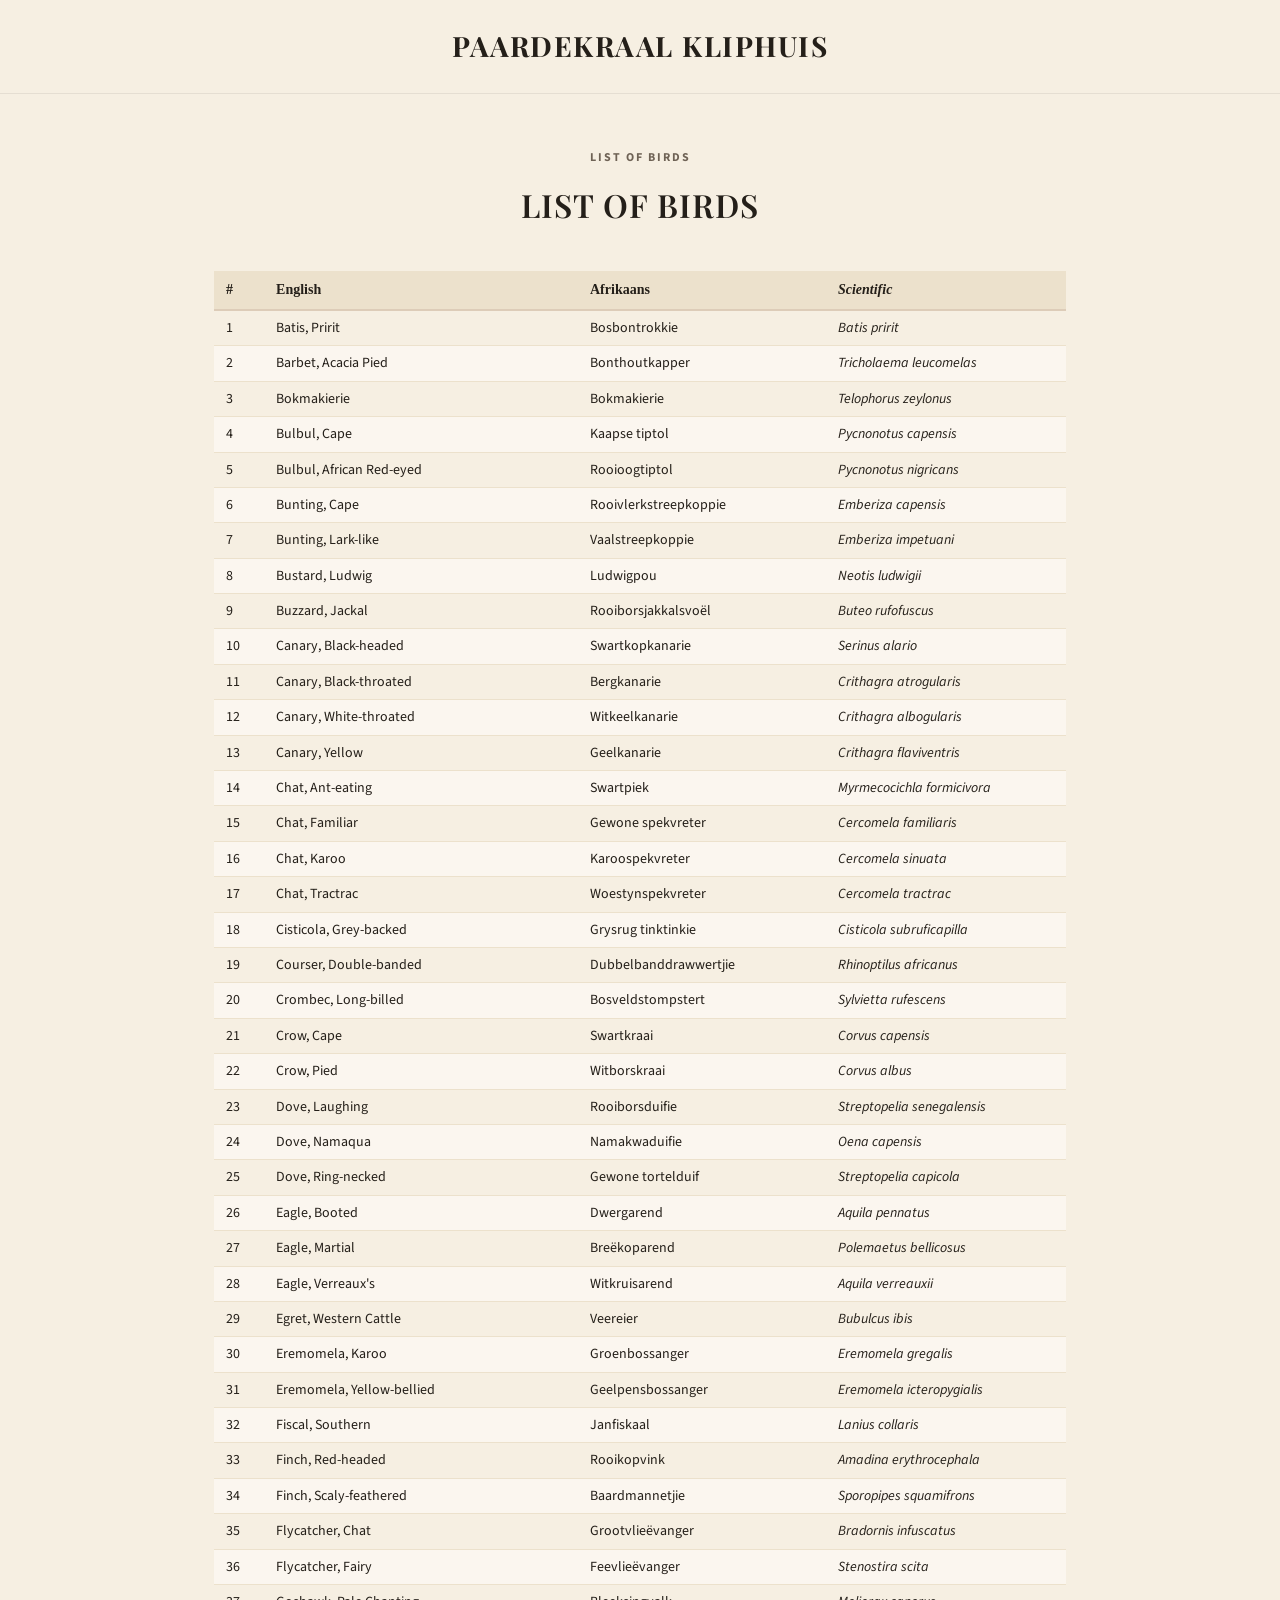
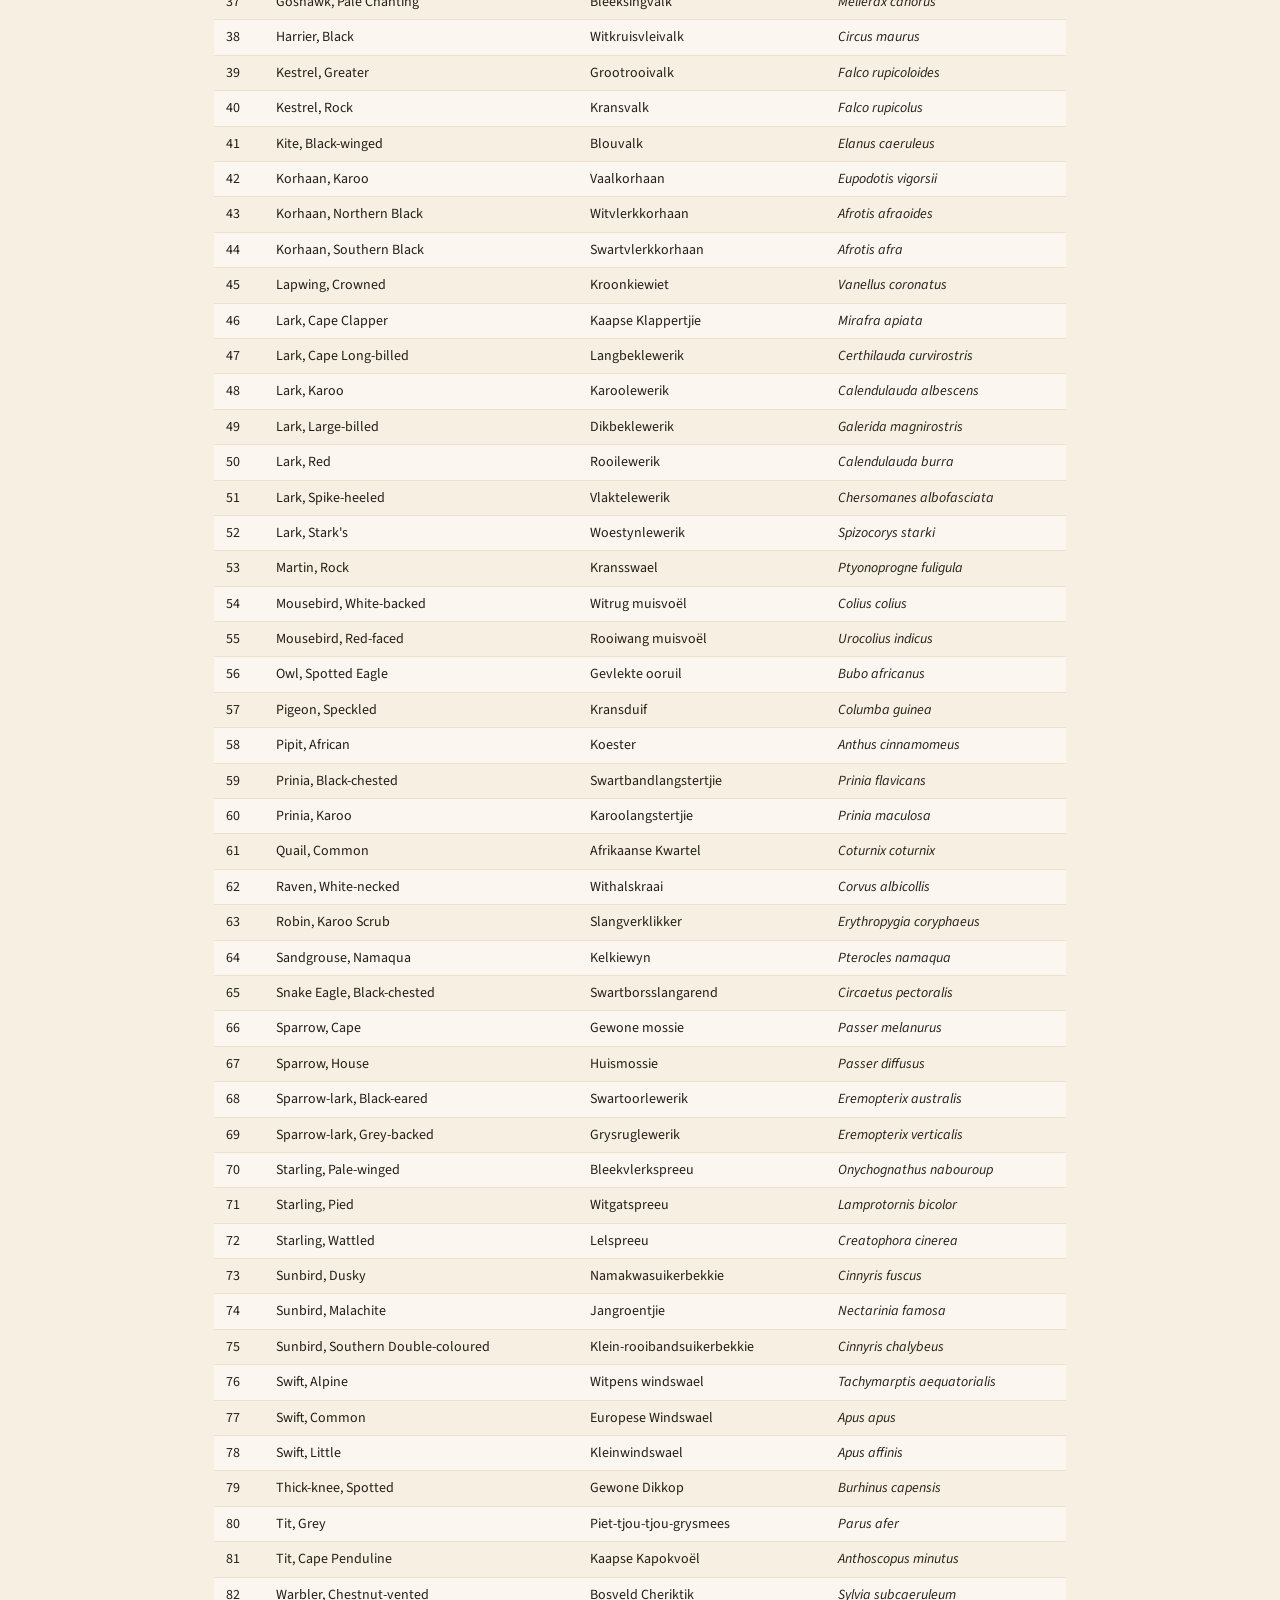
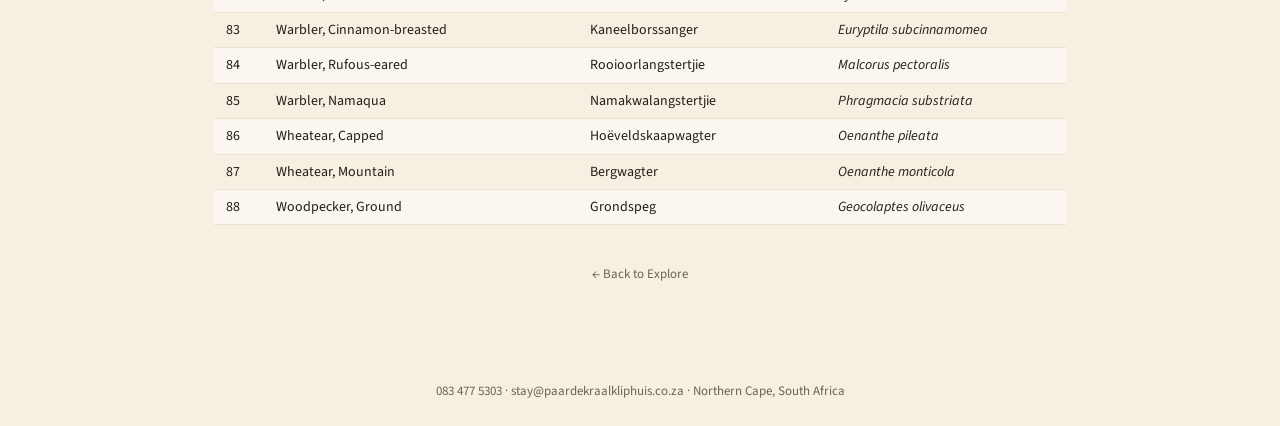
<file: birds.html>
<!DOCTYPE html>
<html lang="en">
<head>
<meta charset="UTF-8">
<meta name="viewport" content="width=device-width, initial-scale=1.0">
<meta name="color-scheme" content="only light">
<title>List of Birds | Paardekraal Kliphuis</title>
<meta name="description" content="Bird species of the Namaqualand region around Paardekraal Kliphuis, Northern Cape.">
<link rel="preconnect" href="https://fonts.googleapis.com">
<link rel="preconnect" href="https://fonts.gstatic.com" crossorigin>
<link href="https://fonts.googleapis.com/css2?family=Playfair+Display:wght@500;600;700&family=Source+Sans+3:wght@300;400;600&display=swap" rel="stylesheet">
<style>
  :root{
    --terracotta:#cdbb96;
    --terracotta-dark:#b9a67e;
    --gold:#a68f66;
    --cream:#f6efe2;
    --cream-dark:#ece1cc;
    --brown:#241f19;
    --brown-soft:#6e6255;
    --white:#ffffff;
    --shadow:0 10px 30px rgba(36,31,25,0.12);
    --radius:14px;
  }
  *{box-sizing:border-box;margin:0;padding:0;}
  :root{color-scheme:only light;}
  html{scroll-behavior:smooth;}
  body{
    font-family:'Source Sans 3',-apple-system,BlinkMacSystemFont,"Segoe UI",Roboto,Helvetica,Arial,sans-serif;
    color:var(--brown);background:var(--cream);line-height:1.6;
  }
  a{color:inherit;}
  .container{max-width:900px;margin:0 auto;padding:0 24px;}
  h1{font-family:'Playfair Display',Georgia,serif;color:var(--brown);font-weight:600;}
  .btn-text{color:var(--brown-soft);font-size:13px;text-decoration:none;}
  .btn-text:hover{color:var(--terracotta-dark);}

  header{padding:24px;text-align:center;border-bottom:1px solid rgba(36,31,25,0.08);}
  .logo{font-family:'Playfair Display',serif;font-weight:700;font-size:clamp(20px, 6vw, 28px);letter-spacing:1.5px;text-transform:uppercase;text-decoration:none;}

  main{padding:50px 0 70px;}
  .head{text-align:center;max-width:640px;margin:0 auto 40px;}
  .eyebrow{text-transform:uppercase;letter-spacing:2px;font-size:12px;font-weight:700;color:var(--brown-soft);}
  .head h1{font-size:clamp(24px, 6vw, 32px);text-transform:uppercase;letter-spacing:1px;margin:10px 0 14px;}
  .head p{color:var(--brown-soft);}

  .bird-table-wrap{overflow-x:auto;}
  .bird-table{width:100%;border-collapse:collapse;font-size:14px;color:var(--brown);}
  .bird-table th{background:var(--cream-dark);padding:8px 12px;text-align:left;font-family:'Lora',serif;font-weight:600;border-bottom:2px solid #ddccb8;}
  .bird-table th:last-child, .bird-table td:last-child{font-style:italic;}
  .bird-table td{padding:6px 12px;border-bottom:1px solid var(--cream-dark);}
  .bird-table tr:nth-child(even){background:#fbf6ef;}

  footer{padding:24px;text-align:center;font-size:13px;color:var(--brown-soft);}
</style>
</head>
<body>

<header>
  <a href="index.html" class="logo">Paardekraal Kliphuis</a>
</header>

<main>
  <div class="container">
    <div class="head">
      <span class="eyebrow">List of Birds</span>
      <h1>List of Birds</h1>
    </div>

    <div class="bird-table-wrap">
      <table class="bird-table">
        <thead><tr><th>#</th><th>English</th><th>Afrikaans</th><th>Scientific</th></tr></thead>
        <tbody>
          <tr><td>1</td><td>Batis, Pririt</td><td>Bosbontrokkie</td><td>Batis pririt</td></tr>
          <tr><td>2</td><td>Barbet, Acacia Pied</td><td>Bonthoutkapper</td><td>Tricholaema leucomelas</td></tr>
          <tr><td>3</td><td>Bokmakierie</td><td>Bokmakierie</td><td>Telophorus zeylonus</td></tr>
          <tr><td>4</td><td>Bulbul, Cape</td><td>Kaapse tiptol</td><td>Pycnonotus capensis</td></tr>
          <tr><td>5</td><td>Bulbul, African Red-eyed</td><td>Rooioogtiptol</td><td>Pycnonotus nigricans</td></tr>
          <tr><td>6</td><td>Bunting, Cape</td><td>Rooivlerkstreepkoppie</td><td>Emberiza capensis</td></tr>
          <tr><td>7</td><td>Bunting, Lark-like</td><td>Vaalstreepkoppie</td><td>Emberiza impetuani</td></tr>
          <tr><td>8</td><td>Bustard, Ludwig</td><td>Ludwigpou</td><td>Neotis ludwigii</td></tr>
          <tr><td>9</td><td>Buzzard, Jackal</td><td>Rooiborsjakkalsvoël</td><td>Buteo rufofuscus</td></tr>
          <tr><td>10</td><td>Canary, Black-headed</td><td>Swartkopkanarie</td><td>Serinus alario</td></tr>
          <tr><td>11</td><td>Canary, Black-throated</td><td>Bergkanarie</td><td>Crithagra atrogularis</td></tr>
          <tr><td>12</td><td>Canary, White-throated</td><td>Witkeelkanarie</td><td>Crithagra albogularis</td></tr>
          <tr><td>13</td><td>Canary, Yellow</td><td>Geelkanarie</td><td>Crithagra flaviventris</td></tr>
          <tr><td>14</td><td>Chat, Ant-eating</td><td>Swartpiek</td><td>Myrmecocichla formicivora</td></tr>
          <tr><td>15</td><td>Chat, Familiar</td><td>Gewone spekvreter</td><td>Cercomela familiaris</td></tr>
          <tr><td>16</td><td>Chat, Karoo</td><td>Karoospekvreter</td><td>Cercomela sinuata</td></tr>
          <tr><td>17</td><td>Chat, Tractrac</td><td>Woestynspekvreter</td><td>Cercomela tractrac</td></tr>
          <tr><td>18</td><td>Cisticola, Grey-backed</td><td>Grysrug tinktinkie</td><td>Cisticola subruficapilla</td></tr>
          <tr><td>19</td><td>Courser, Double-banded</td><td>Dubbelbanddrawwertjie</td><td>Rhinoptilus africanus</td></tr>
          <tr><td>20</td><td>Crombec, Long-billed</td><td>Bosveldstompstert</td><td>Sylvietta rufescens</td></tr>
          <tr><td>21</td><td>Crow, Cape</td><td>Swartkraai</td><td>Corvus capensis</td></tr>
          <tr><td>22</td><td>Crow, Pied</td><td>Witborskraai</td><td>Corvus albus</td></tr>
          <tr><td>23</td><td>Dove, Laughing</td><td>Rooiborsduifie</td><td>Streptopelia senegalensis</td></tr>
          <tr><td>24</td><td>Dove, Namaqua</td><td>Namakwaduifie</td><td>Oena capensis</td></tr>
          <tr><td>25</td><td>Dove, Ring-necked</td><td>Gewone tortelduif</td><td>Streptopelia capicola</td></tr>
          <tr><td>26</td><td>Eagle, Booted</td><td>Dwergarend</td><td>Aquila pennatus</td></tr>
          <tr><td>27</td><td>Eagle, Martial</td><td>Breëkoparend</td><td>Polemaetus bellicosus</td></tr>
          <tr><td>28</td><td>Eagle, Verreaux's</td><td>Witkruisarend</td><td>Aquila verreauxii</td></tr>
          <tr><td>29</td><td>Egret, Western Cattle</td><td>Veereier</td><td>Bubulcus ibis</td></tr>
          <tr><td>30</td><td>Eremomela, Karoo</td><td>Groenbossanger</td><td>Eremomela gregalis</td></tr>
          <tr><td>31</td><td>Eremomela, Yellow-bellied</td><td>Geelpensbossanger</td><td>Eremomela icteropygialis</td></tr>
          <tr><td>32</td><td>Fiscal, Southern</td><td>Janfiskaal</td><td>Lanius collaris</td></tr>
          <tr><td>33</td><td>Finch, Red-headed</td><td>Rooikopvink</td><td>Amadina erythrocephala</td></tr>
          <tr><td>34</td><td>Finch, Scaly-feathered</td><td>Baardmannetjie</td><td>Sporopipes squamifrons</td></tr>
          <tr><td>35</td><td>Flycatcher, Chat</td><td>Grootvlieëvanger</td><td>Bradornis infuscatus</td></tr>
          <tr><td>36</td><td>Flycatcher, Fairy</td><td>Feevlieëvanger</td><td>Stenostira scita</td></tr>
          <tr><td>37</td><td>Goshawk, Pale Chanting</td><td>Bleeksingvalk</td><td>Melierax canorus</td></tr>
          <tr><td>38</td><td>Harrier, Black</td><td>Witkruisvleivalk</td><td>Circus maurus</td></tr>
          <tr><td>39</td><td>Kestrel, Greater</td><td>Grootrooivalk</td><td>Falco rupicoloides</td></tr>
          <tr><td>40</td><td>Kestrel, Rock</td><td>Kransvalk</td><td>Falco rupicolus</td></tr>
          <tr><td>41</td><td>Kite, Black-winged</td><td>Blouvalk</td><td>Elanus caeruleus</td></tr>
          <tr><td>42</td><td>Korhaan, Karoo</td><td>Vaalkorhaan</td><td>Eupodotis vigorsii</td></tr>
          <tr><td>43</td><td>Korhaan, Northern Black</td><td>Witvlerkkorhaan</td><td>Afrotis afraoides</td></tr>
          <tr><td>44</td><td>Korhaan, Southern Black</td><td>Swartvlerkkorhaan</td><td>Afrotis afra</td></tr>
          <tr><td>45</td><td>Lapwing, Crowned</td><td>Kroonkiewiet</td><td>Vanellus coronatus</td></tr>
          <tr><td>46</td><td>Lark, Cape Clapper</td><td>Kaapse Klappertjie</td><td>Mirafra apiata</td></tr>
          <tr><td>47</td><td>Lark, Cape Long-billed</td><td>Langbeklewerik</td><td>Certhilauda curvirostris</td></tr>
          <tr><td>48</td><td>Lark, Karoo</td><td>Karoolewerik</td><td>Calendulauda albescens</td></tr>
          <tr><td>49</td><td>Lark, Large-billed</td><td>Dikbeklewerik</td><td>Galerida magnirostris</td></tr>
          <tr><td>50</td><td>Lark, Red</td><td>Rooilewerik</td><td>Calendulauda burra</td></tr>
          <tr><td>51</td><td>Lark, Spike-heeled</td><td>Vlaktelewerik</td><td>Chersomanes albofasciata</td></tr>
          <tr><td>52</td><td>Lark, Stark's</td><td>Woestynlewerik</td><td>Spizocorys starki</td></tr>
          <tr><td>53</td><td>Martin, Rock</td><td>Kransswael</td><td>Ptyonoprogne fuligula</td></tr>
          <tr><td>54</td><td>Mousebird, White-backed</td><td>Witrug muisvoël</td><td>Colius colius</td></tr>
          <tr><td>55</td><td>Mousebird, Red-faced</td><td>Rooiwang muisvoël</td><td>Urocolius indicus</td></tr>
          <tr><td>56</td><td>Owl, Spotted Eagle</td><td>Gevlekte ooruil</td><td>Bubo africanus</td></tr>
          <tr><td>57</td><td>Pigeon, Speckled</td><td>Kransduif</td><td>Columba guinea</td></tr>
          <tr><td>58</td><td>Pipit, African</td><td>Koester</td><td>Anthus cinnamomeus</td></tr>
          <tr><td>59</td><td>Prinia, Black-chested</td><td>Swartbandlangstertjie</td><td>Prinia flavicans</td></tr>
          <tr><td>60</td><td>Prinia, Karoo</td><td>Karoolangstertjie</td><td>Prinia maculosa</td></tr>
          <tr><td>61</td><td>Quail, Common</td><td>Afrikaanse Kwartel</td><td>Coturnix coturnix</td></tr>
          <tr><td>62</td><td>Raven, White-necked</td><td>Withalskraai</td><td>Corvus albicollis</td></tr>
          <tr><td>63</td><td>Robin, Karoo Scrub</td><td>Slangverklikker</td><td>Erythropygia coryphaeus</td></tr>
          <tr><td>64</td><td>Sandgrouse, Namaqua</td><td>Kelkiewyn</td><td>Pterocles namaqua</td></tr>
          <tr><td>65</td><td>Snake Eagle, Black-chested</td><td>Swartborsslangarend</td><td>Circaetus pectoralis</td></tr>
          <tr><td>66</td><td>Sparrow, Cape</td><td>Gewone mossie</td><td>Passer melanurus</td></tr>
          <tr><td>67</td><td>Sparrow, House</td><td>Huismossie</td><td>Passer diffusus</td></tr>
          <tr><td>68</td><td>Sparrow-lark, Black-eared</td><td>Swartoorlewerik</td><td>Eremopterix australis</td></tr>
          <tr><td>69</td><td>Sparrow-lark, Grey-backed</td><td>Grysruglewerik</td><td>Eremopterix verticalis</td></tr>
          <tr><td>70</td><td>Starling, Pale-winged</td><td>Bleekvlerkspreeu</td><td>Onychognathus nabouroup</td></tr>
          <tr><td>71</td><td>Starling, Pied</td><td>Witgatspreeu</td><td>Lamprotornis bicolor</td></tr>
          <tr><td>72</td><td>Starling, Wattled</td><td>Lelspreeu</td><td>Creatophora cinerea</td></tr>
          <tr><td>73</td><td>Sunbird, Dusky</td><td>Namakwasuikerbekkie</td><td>Cinnyris fuscus</td></tr>
          <tr><td>74</td><td>Sunbird, Malachite</td><td>Jangroentjie</td><td>Nectarinia famosa</td></tr>
          <tr><td>75</td><td>Sunbird, Southern Double-coloured</td><td>Klein-rooibandsuikerbekkie</td><td>Cinnyris chalybeus</td></tr>
          <tr><td>76</td><td>Swift, Alpine</td><td>Witpens windswael</td><td>Tachymarptis aequatorialis</td></tr>
          <tr><td>77</td><td>Swift, Common</td><td>Europese Windswael</td><td>Apus apus</td></tr>
          <tr><td>78</td><td>Swift, Little</td><td>Kleinwindswael</td><td>Apus affinis</td></tr>
          <tr><td>79</td><td>Thick-knee, Spotted</td><td>Gewone Dikkop</td><td>Burhinus capensis</td></tr>
          <tr><td>80</td><td>Tit, Grey</td><td>Piet-tjou-tjou-grysmees</td><td>Parus afer</td></tr>
          <tr><td>81</td><td>Tit, Cape Penduline</td><td>Kaapse Kapokvoël</td><td>Anthoscopus minutus</td></tr>
          <tr><td>82</td><td>Warbler, Chestnut-vented</td><td>Bosveld Cheriktik</td><td>Sylvia subcaeruleum</td></tr>
          <tr><td>83</td><td>Warbler, Cinnamon-breasted</td><td>Kaneelborssanger</td><td>Euryptila subcinnamomea</td></tr>
          <tr><td>84</td><td>Warbler, Rufous-eared</td><td>Rooioorlangstertjie</td><td>Malcorus pectoralis</td></tr>
          <tr><td>85</td><td>Warbler, Namaqua</td><td>Namakwalangstertjie</td><td>Phragmacia substriata</td></tr>
          <tr><td>86</td><td>Wheatear, Capped</td><td>Hoëveldskaapwagter</td><td>Oenanthe pileata</td></tr>
          <tr><td>87</td><td>Wheatear, Mountain</td><td>Bergwagter</td><td>Oenanthe monticola</td></tr>
          <tr><td>88</td><td>Woodpecker, Ground</td><td>Grondspeg</td><td>Geocolaptes olivaceus</td></tr>
        </tbody>
      </table>
    </div>

    <p style="text-align:center;margin-top:36px;">
      <a href="explore.html" class="btn-text">&larr; Back to Explore</a>
    </p>
  </div>
</main>

<footer>
  083 477 5303 · stay@paardekraalkliphuis.co.za · Northern Cape, South Africa
</footer>

</body>
</html>
</file>
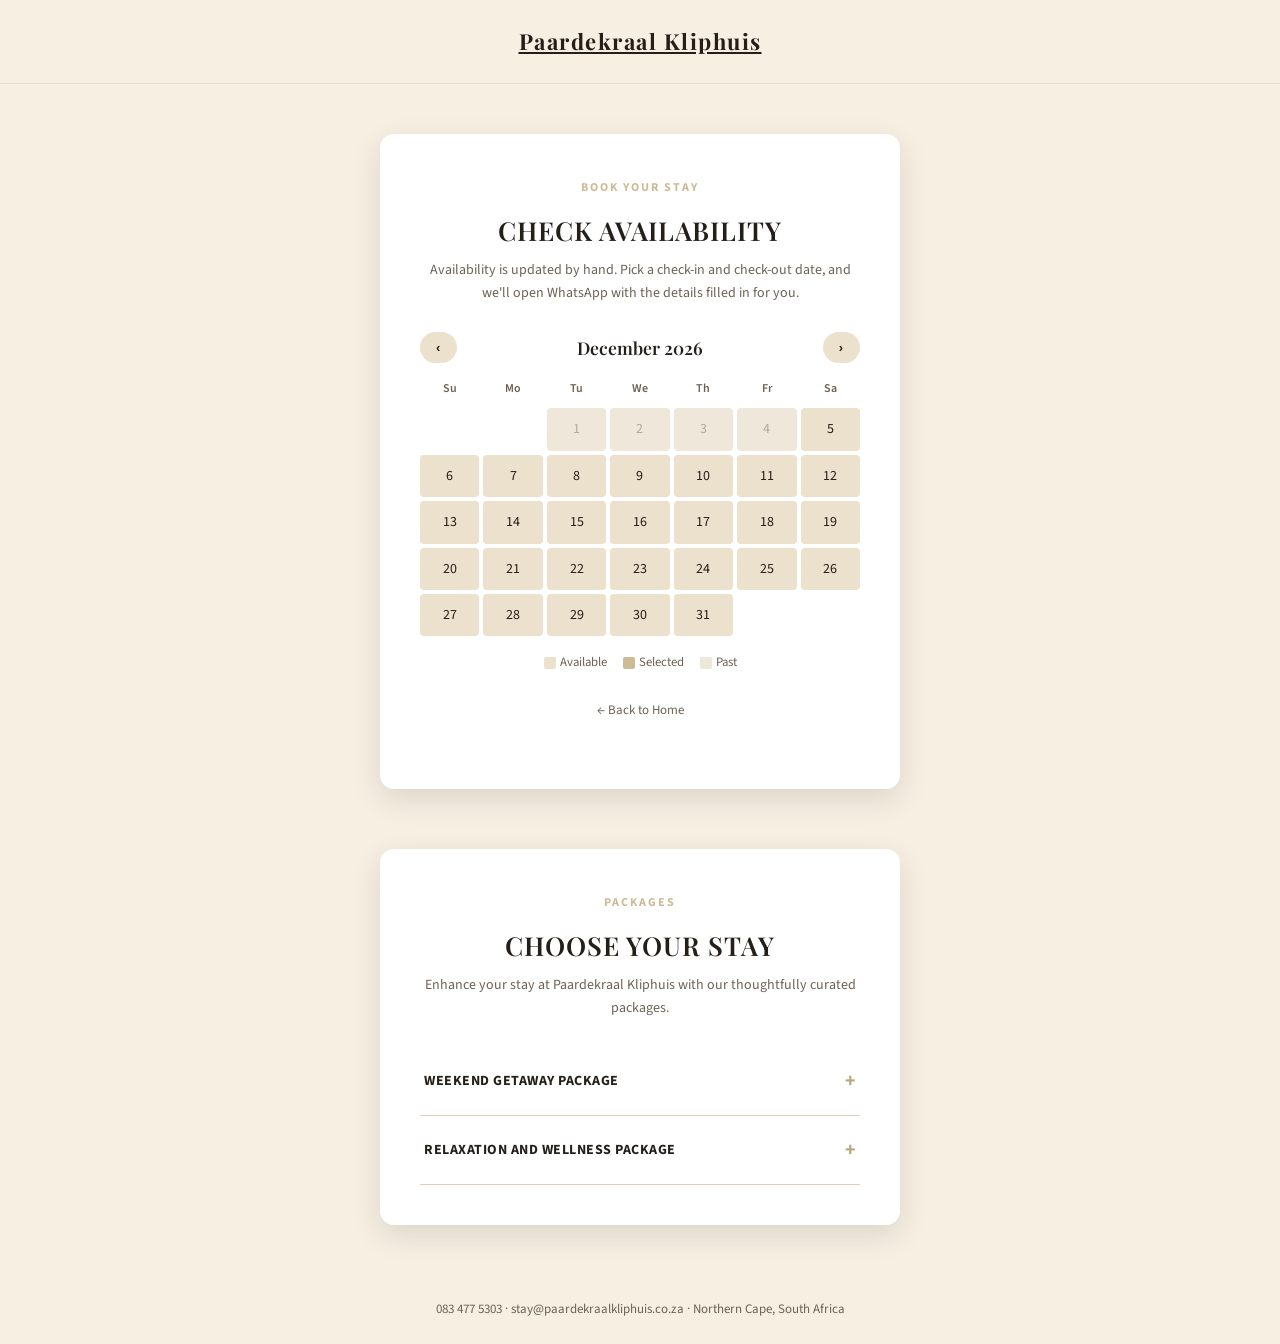
<file: book.html>
<!DOCTYPE html>
<html lang="en">
<head>
<meta charset="UTF-8">
<meta name="viewport" content="width=device-width, initial-scale=1.0">
<meta name="color-scheme" content="only light">
<title>Book Your Stay | Paardekraal Kliphuis</title>
<meta name="description" content="Check availability and book your stay at Paardekraal Kliphuis, Northern Cape.">
<link rel="preconnect" href="https://fonts.googleapis.com">
<link rel="preconnect" href="https://fonts.gstatic.com" crossorigin>
<link href="https://fonts.googleapis.com/css2?family=Playfair+Display:wght@500;600;700&family=Source+Sans+3:wght@300;400;600&display=swap" rel="stylesheet">
<style>
  :root{
    --terracotta:#cdbb96;
    --terracotta-dark:#b9a67e;
    --gold:#a68f66;
    --cream:#f6efe2;
    --cream-dark:#ece1cc;
    --brown:#241f19;
    --brown-soft:#6e6255;
    --white:#ffffff;
    --shadow:0 10px 30px rgba(36,31,25,0.12);
    --radius:14px;
  }
  *{box-sizing:border-box;margin:0;padding:0;}
  :root{color-scheme:only light;}
  body{
    font-family:'Source Sans 3',-apple-system,BlinkMacSystemFont,"Segoe UI",Roboto,Helvetica,Arial,sans-serif;
    color:var(--brown);background:var(--cream);line-height:1.6;
    min-height:100vh;display:flex;flex-direction:column;
  }
  a{color:inherit;}
  h1,h2{font-family:'Playfair Display',Georgia,serif;color:var(--brown);font-weight:600;}
  .btn{
    display:inline-block;padding:12px 30px;border-radius:999px;font-weight:600;font-size:13px;
    letter-spacing:1px;text-transform:uppercase;text-decoration:none;cursor:pointer;border:none;
  }
  .btn-primary{background:var(--terracotta);color:var(--brown);}
  .btn-primary:hover{background:var(--terracotta-dark);}
  .btn-text{color:var(--brown-soft);font-size:13px;text-decoration:none;}
  .btn-text:hover{color:var(--terracotta-dark);}

  header{padding:24px;text-align:center;border-bottom:1px solid rgba(58,44,34,0.08);}
  .logo{font-family:'Playfair Display',serif;font-weight:700;font-size:22px;letter-spacing:1.5px;}

  main{flex:1;display:flex;flex-direction:column;align-items:center;padding:50px 20px;gap:60px;}
  .card{
    width:100%;max-width:520px;background:var(--white);border-radius:var(--radius);
    box-shadow:var(--shadow);padding:40px;text-align:center;
  }
  .card > .eyebrow{text-transform:uppercase;letter-spacing:2px;font-size:12px;font-weight:700;color:var(--terracotta);}
  .card h1,.card h2{font-size:26px;text-transform:uppercase;letter-spacing:1px;margin:10px 0 8px;}
  .card > p{color:var(--brown-soft);font-size:14px;margin-bottom:28px;}

  .package-item{border-bottom:1px solid #ddccb8;text-align:left;}
  .package-item:first-child{border-top:1px solid #ddccb8;}
  .package-item summary{cursor:pointer;padding:18px 4px;font-weight:700;text-transform:uppercase;letter-spacing:.5px;font-size:14px;list-style:none;display:flex;justify-content:space-between;align-items:center;}
  .package-item summary::-webkit-details-marker{display:none;}
  .package-item summary::after{content:'+';font-size:20px;color:var(--terracotta-dark);}
  .package-item[open] summary::after{content:'–';}
  .package-item .package-body{padding:0 4px 18px;color:var(--brown-soft);font-size:14px;}
  .package-body p{margin-bottom:12px;}
  .package-body .included-label{display:block;font-weight:700;text-transform:uppercase;letter-spacing:.5px;font-size:12px;color:var(--brown);margin-bottom:8px;}
  .package-body ul{margin:0 0 14px 18px;}
  .package-body li{margin-bottom:5px;}
  .package-body .package-price{font-weight:400;color:var(--brown);font-size:15px;}
  .package-body .package-price .price-label{font-weight:700;text-transform:uppercase;letter-spacing:.5px;}

  #cal-grid{display:grid;grid-template-columns:repeat(7,1fr);gap:4px;text-align:center;}
  .cal-weekday{font-size:12px;color:var(--brown-soft);padding-bottom:6px;font-weight:600;}
  .cal-day{padding:10px 4px;border-radius:4px;cursor:pointer;font-size:14px;background:var(--cream-dark);color:var(--brown);transition:background .15s;}
  .cal-day:hover{background:#e6d5bc;}
  .cal-day.past{background:#efe7da;color:#b6a893;cursor:default;pointer-events:none;}
  .cal-day.selected{background:var(--terracotta);color:var(--white);}
  .cal-day.in-range{background:var(--gold);color:var(--white);}
  .cal-day.empty{background:none;cursor:default;pointer-events:none;}
  .cal-legend{display:flex;flex-wrap:wrap;justify-content:center;gap:16px;margin-top:16px;font-size:0.8rem;color:var(--brown-soft);}
  .cal-legend span span{display:inline-block;width:12px;height:12px;border-radius:2px;vertical-align:middle;margin-right:4px;}

  footer{padding:24px;text-align:center;font-size:13px;color:var(--brown-soft);}

  /* MOBILE */
  @media(max-width:420px){
    .card{padding:26px 18px;}
    .cal-day{padding:8px 2px;font-size:12px;}
    main{padding:30px 14px;gap:40px;}
  }
</style>
</head>
<body>

<header>
  <a href="index.html" class="logo">Paardekraal Kliphuis</a>
</header>

<main>
  <div class="card">
    <span class="eyebrow">Book Your Stay</span>
    <h1>Check Availability</h1>
    <p>Availability is updated by hand. Pick a check-in and check-out date, and we'll open WhatsApp with the details filled in for you.</p>

    <div style="display:flex;align-items:center;justify-content:space-between;margin-bottom:16px;">
      <button id="cal-prev" aria-label="Previous month" class="btn" style="background:var(--cream-dark);color:var(--brown);padding:8px 16px;">&#8249;</button>
      <span id="cal-title" style="font-family:'Playfair Display',serif;font-size:1.1rem;color:var(--brown);font-weight:600;"></span>
      <button id="cal-next" aria-label="Next month" class="btn" style="background:var(--cream-dark);color:var(--brown);padding:8px 16px;">&#8250;</button>
    </div>

    <div id="cal-grid"></div>

    <div class="cal-legend">
      <span><span style="background:var(--cream-dark);"></span>Available</span>
      <span><span style="background:var(--terracotta);"></span>Selected</span>
      <span><span style="background:#efe7da;"></span>Past</span>
    </div>

    <div id="cal-summary" style="margin-top:20px;padding:16px;background:var(--cream);border-radius:8px;display:none;">
      <p style="margin:0 0 12px;color:var(--brown);font-size:0.95rem;">
        <strong>Check-in:</strong> <span id="cal-checkin">—</span><br>
        <strong>Check-out:</strong> <span id="cal-checkout">—</span><br>
        <strong>Nights:</strong> <span id="cal-nights">—</span>
      </p>
      <a id="cal-whatsapp" href="#" target="_blank" rel="noopener" class="btn btn-primary">Message us on WhatsApp →</a>
    </div>

    <p style="margin-top:26px;">
      <a href="index.html" class="btn-text">&larr; Back to Home</a>
    </p>
  </div>

  <div class="card" id="packages">
    <span class="eyebrow">Packages</span>
    <h2>Choose Your Stay</h2>
    <p>Enhance your stay at Paardekraal Kliphuis with our thoughtfully curated packages.</p>

    <details class="package-item">
      <summary>Weekend Getaway Package</summary>
      <div class="package-body">
        <p>Trade reality for a weekend of quiet contentment, perfect for a quick reset.</p>
        <span class="included-label">What's Included</span>
        <ul>
          <li>Two night stay at Paardekraal Kliphuis</li>
          <li>Complementary bottle of sparkling wine</li>
          <li>Late check out</li>
        </ul>
        <p class="package-price"><span class="price-label">Total package price:</span> R3600 for two</p>
      </div>
    </details>
    <details class="package-item">
      <summary>Relaxation and Wellness Package</summary>
      <div class="package-body">
        <p>Ideal for those looking to relax, unwind and rejuvenate completely.</p>
        <span class="included-label">What's Included</span>
        <ul>
          <li>Five night stay at Paardekraal Kliphuis</li>
          <li>Complementary bottle of sparkling wine</li>
          <li>Breakfast on the Plains</li>
          <li>Late check out</li>
        </ul>
        <p class="package-price"><span class="price-label">Total package price:</span> R7500 for two</p>
      </div>
    </details>
  </div>
</main>

<footer>
  083 477 5303 · stay@paardekraalkliphuis.co.za · Northern Cape, South Africa
</footer>

<script>
  (function () {
    const MONTHS = ['January','February','March','April','May','June','July','August','September','October','November','December'];
    const DAYS = ['Su','Mo','Tu','We','Th','Fr','Sa'];
    let viewYear = new Date().getFullYear(), viewMonth = new Date().getMonth();
    let checkIn = null, checkOut = null;
    function fmt(d) { return d.getDate() + ' ' + MONTHS[d.getMonth()] + ' ' + d.getFullYear(); }
    function render() {
      document.getElementById('cal-title').textContent = MONTHS[viewMonth] + ' ' + viewYear;
      const grid = document.getElementById('cal-grid');
      grid.innerHTML = '';
      DAYS.forEach(d => { const h = document.createElement('div'); h.className='cal-weekday'; h.textContent=d; grid.appendChild(h); });
      const first = new Date(viewYear, viewMonth, 1).getDay();
      const days = new Date(viewYear, viewMonth + 1, 0).getDate();
      const today = new Date(); today.setHours(0,0,0,0);
      for (let i = 0; i < first; i++) { const e=document.createElement('div'); e.className='cal-day empty'; grid.appendChild(e); }
      for (let d = 1; d <= days; d++) {
        const date = new Date(viewYear, viewMonth, d);
        const cell = document.createElement('div'); cell.className='cal-day'; cell.textContent=d;
        if (date < today) { cell.classList.add('past'); }
        else {
          const ts=date.getTime(), inTs=checkIn?checkIn.getTime():null, outTs=checkOut?checkOut.getTime():null;
          if (inTs && ts===inTs) cell.classList.add('selected');
          else if (outTs && ts===outTs) cell.classList.add('selected');
          else if (inTs && outTs && ts>inTs && ts<outTs) cell.classList.add('in-range');
          cell.addEventListener('click', () => pick(date));
        }
        grid.appendChild(cell);
      }
      updateSummary();
    }
    function pick(date) {
      if (!checkIn || (checkIn && checkOut)) { checkIn=date; checkOut=null; }
      else if (date <= checkIn) { checkIn=date; checkOut=null; }
      else { checkOut=date; }
      render();
    }
    function updateSummary() {
      const s = document.getElementById('cal-summary');
      if (checkIn && checkOut) {
        const nights = Math.round((checkOut - checkIn) / 86400000);
        document.getElementById('cal-checkin').textContent = fmt(checkIn);
        document.getElementById('cal-checkout').textContent = fmt(checkOut);
        document.getElementById('cal-nights').textContent = nights;
        const msg = encodeURIComponent('Hi! I would like to book Paardekraal Kliphuis.\n\nCheck-in: ' + fmt(checkIn) + '\nCheck-out: ' + fmt(checkOut) + '\nNights: ' + nights);
        document.getElementById('cal-whatsapp').href = 'https://wa.me/27834775303?text=' + msg;
        s.style.display = 'block';
      } else { s.style.display = 'none'; }
    }
    document.getElementById('cal-prev').addEventListener('click', () => { viewMonth--; if(viewMonth<0){viewMonth=11;viewYear--;} render(); });
    document.getElementById('cal-next').addEventListener('click', () => { viewMonth++; if(viewMonth>11){viewMonth=0;viewYear++;} render(); });
    render();
  })();
</script>

</body>
</html>
</file>
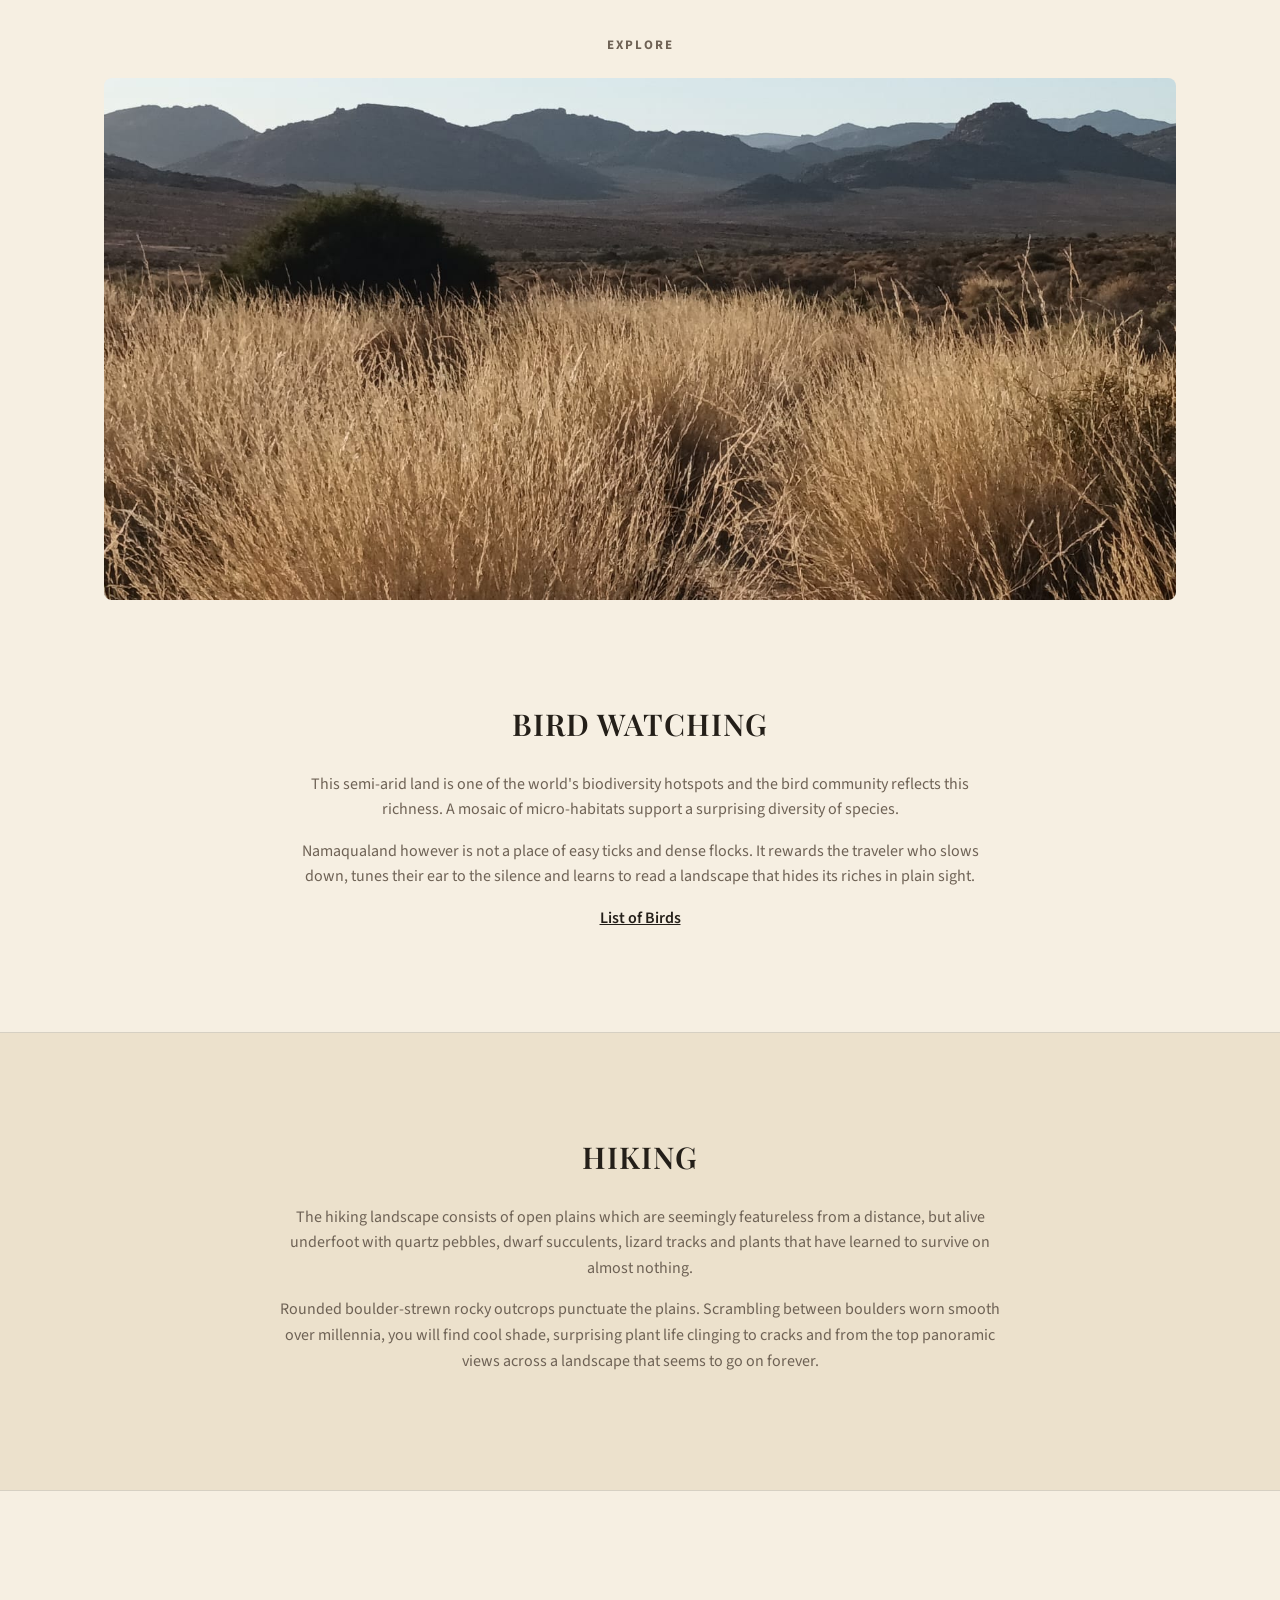
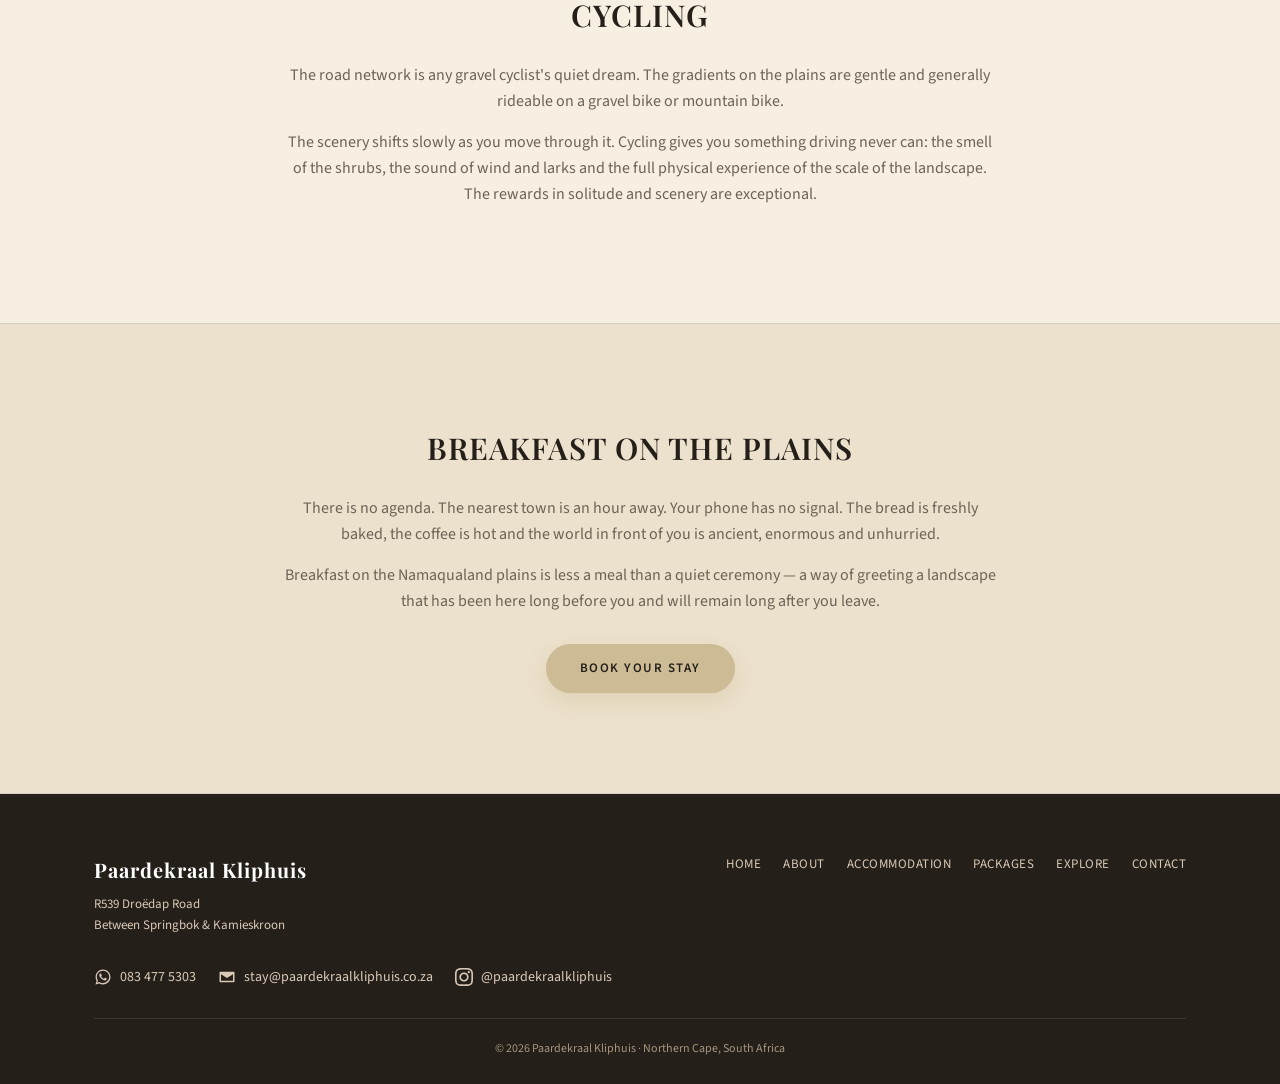
<file: explore.html>
<!DOCTYPE html>
<html lang="en">
<head>
<meta charset="UTF-8">
<meta name="viewport" content="width=device-width, initial-scale=1.0">
<meta name="color-scheme" content="only light">
<title>Explore | Paardekraal Kliphuis</title>
<meta name="description" content="Birdwatching, hiking and cycling at Paardekraal Kliphuis, Northern Cape.">
<link rel="preconnect" href="https://fonts.googleapis.com">
<link rel="preconnect" href="https://fonts.gstatic.com" crossorigin>
<link href="https://fonts.googleapis.com/css2?family=Playfair+Display:wght@500;600;700&family=Source+Sans+3:wght@300;400;600&display=swap" rel="stylesheet">
<style>
  :root{
    --terracotta:#cdbb96;
    --terracotta-dark:#b9a67e;
    --gold:#a68f66;
    --cream:#f6efe2;
    --cream-dark:#ece1cc;
    --brown:#241f19;
    --brown-soft:#6e6255;
    --white:#ffffff;
    --shadow:0 10px 30px rgba(36,31,25,0.12);
    --radius:14px;
  }
  *{box-sizing:border-box;margin:0;padding:0;}
  :root{color-scheme:only light;}
  html{scroll-behavior:smooth;}
  body{
    font-family:'Source Sans 3',-apple-system,BlinkMacSystemFont,"Segoe UI",Roboto,Helvetica,Arial,sans-serif;
    color:var(--brown);background:var(--cream);line-height:1.6;
  }
  img{max-width:100%;display:block;}
  a{color:inherit;}
  .container{max-width:1140px;margin:0 auto;padding:0 24px;}
  h1,h2,h3{font-family:'Playfair Display',Georgia,serif;color:var(--brown);font-weight:600;}
  .eyebrow{text-transform:uppercase;letter-spacing:2px;font-size:13px;font-weight:700;color:var(--brown-soft);}
  .btn{
    display:inline-block;padding:14px 34px;border-radius:999px;font-weight:600;font-size:13px;
    letter-spacing:1.5px;text-transform:uppercase;text-decoration:none;cursor:pointer;border:none;
    transition:transform .15s ease, box-shadow .15s ease;
  }
  .btn:hover{transform:translateY(-2px);}
  .btn-primary{background:var(--terracotta);color:var(--brown);box-shadow:0 8px 20px rgba(205,187,150,0.4);}
  .btn-primary:hover{background:var(--terracotta-dark);color:var(--brown);}
  section{padding:100px 0;}
  hr.divider{border:none;height:1px;background:rgba(36,31,25,0.15);width:100%;margin:0;}

  /* NAV — title on the left, hamburger on the right */
  header.nav{background:var(--cream);border-bottom:1px solid rgba(36,31,25,0.08);padding:20px 40px;}
  .nav-inner{display:flex;align-items:center;justify-content:space-between;width:100%;}
  .nav-toggle{
    display:flex;flex-direction:column;justify-content:center;gap:5px;
    width:40px;height:40px;background:none;border:none;cursor:pointer;padding:0;text-decoration:none;
  }
  .nav-toggle span{display:block;width:26px;height:2.5px;border-radius:2px;background:var(--brown);}
  .logo-stack{text-align:left;}
  .logo{font-family:'Playfair Display',serif;font-weight:700;font-size:clamp(20px, 6vw, 32px);letter-spacing:1.5px;text-transform:uppercase;}
  .tagline{font-size:clamp(10px, 2.6vw, 15px);letter-spacing:1.5px;text-transform:uppercase;color:var(--brown-soft);margin-top:6px;}

  /* HERO */
  .hero-wrap{padding:0 104px;}
  .hero-img{width:100%;height:58vh;min-height:378px;object-fit:cover;display:block;border-radius:8px;}

  /* ACTIVITY BLOCKS */
  .activity-block{max-width:720px;margin:0 auto;text-align:center;}
  .activity-block h2{font-size:clamp(22px, 6vw, 30px);text-transform:uppercase;letter-spacing:1px;margin-bottom:24px;}
  .activity-block p{color:var(--brown-soft);margin-bottom:16px;}

  /* FOOTER */
  footer{background:var(--brown);color:#d9c9b8;padding:60px 0 26px;}
  .footer-top{display:flex;flex-wrap:wrap;justify-content:space-between;gap:30px;margin-bottom:24px;}
  .footer-logo{font-family:'Playfair Display',serif;font-size:20px;color:var(--white);font-weight:700;letter-spacing:1px;}
  .footer-links{display:flex;gap:22px;list-style:none;font-size:13px;flex-wrap:wrap;text-transform:uppercase;letter-spacing:.5px;}
  .footer-links a{text-decoration:none;color:#d9c9b8;}
  .footer-links a:hover{color:var(--gold);}
  .footer-contacts{display:flex;flex-wrap:wrap;gap:22px;}
  .footer-contacts a{display:flex;align-items:center;gap:8px;text-decoration:none;color:#d9c9b8;font-size:14px;}
  .footer-contacts a:hover{color:var(--gold);}
  .footer-contacts svg{width:18px;height:18px;fill:currentColor;flex:none;}
  .footer-bottom{border-top:1px solid rgba(255,255,255,0.1);padding-top:20px;margin-top:30px;font-size:12px;text-align:center;color:#a6957f;}

  /* MOBILE */
  @media(max-width:600px){
    .container{padding:0 18px;}
    section{padding:56px 0;}
    header.nav{padding:14px 18px;}
    .hero-wrap{padding:0 42px;}
    .hero-img{height:40vh;min-height:258px;}
    .btn{padding:12px 24px;font-size:12px;}
  }
</style>
</head>
<body>

<div class="container" style="text-align:center;padding-top:32px;padding-bottom:20px;">
  <span class="eyebrow">Explore</span>
</div>
<div class="hero-wrap">
  <img class="hero-img" src="images/027.jpeg" alt="Golden grass plains and mountains near Paardekraal Kliphuis">
</div>

<section>
  <div class="container">
    <div class="activity-block">
      <h2>Bird Watching</h2>
      <p>This semi-arid land is one of the world's biodiversity hotspots and the bird community reflects this richness. A mosaic of micro-habitats support a surprising diversity of species.</p>
      <p>Namaqualand however is not a place of easy ticks and dense flocks. It rewards the traveler who slows down, tunes their ear to the silence and learns to read a landscape that hides its riches in plain sight.</p>
      <a href="birds.html" style="color:var(--brown);text-decoration:underline;font-weight:600;">List of Birds</a>
    </div>
  </div>
</section>

<hr class="divider">
<section style="background:var(--cream-dark);">
  <div class="container">
    <div class="activity-block">
      <h2>Hiking</h2>
      <p>The hiking landscape consists of open plains which are seemingly featureless from a distance, but alive underfoot with quartz pebbles, dwarf succulents, lizard tracks and plants that have learned to survive on almost nothing.</p>
      <p>Rounded boulder-strewn rocky outcrops punctuate the plains. Scrambling between boulders worn smooth over millennia, you will find cool shade, surprising plant life clinging to cracks and from the top panoramic views across a landscape that seems to go on forever.</p>
    </div>
  </div>
</section>

<hr class="divider">
<section>
  <div class="container">
    <div class="activity-block">
      <h2>Cycling</h2>
      <p>The road network is any gravel cyclist's quiet dream. The gradients on the plains are gentle and generally rideable on a gravel bike or mountain bike.</p>
      <p>The scenery shifts slowly as you move through it. Cycling gives you something driving never can: the smell of the shrubs, the sound of wind and larks and the full physical experience of the scale of the landscape. The rewards in solitude and scenery are exceptional.</p>
    </div>
  </div>
</section>

<hr class="divider">
<section style="background:var(--cream-dark);">
  <div class="container">
    <div class="activity-block">
      <h2>Breakfast on the Plains</h2>
      <p>There is no agenda. The nearest town is an hour away. Your phone has no signal. The bread is freshly baked, the coffee is hot and the world in front of you is ancient, enormous and unhurried.</p>
      <p>Breakfast on the Namaqualand plains is less a meal than a quiet ceremony — a way of greeting a landscape that has been here long before you and will remain long after you leave.</p>
      <a href="book.html" class="btn btn-primary" style="margin-top:14px;">Book Your Stay</a>
    </div>
  </div>
</section>

<hr class="divider">
<footer>
  <div class="container">
    <div class="footer-top">
      <div>
        <div class="footer-logo">Paardekraal Kliphuis</div>
        <p style="font-size:13px;margin-top:8px;">R539 Droëdap Road<br>Between Springbok &amp; Kamieskroon</p>
      </div>
      <ul class="footer-links">
        <li><a href="index.html#top">Home</a></li>
        <li><a href="index.html#welcome">About</a></li>
        <li><a href="accommodation.html">Accommodation</a></li>
        <li><a href="book.html#packages">Packages</a></li>
        <li><a href="explore.html">Explore</a></li>
        <li><a href="index.html#contact">Contact</a></li>
      </ul>
      <div class="footer-contacts">
        <a href="https://wa.me/27834775303" target="_blank" rel="noopener" aria-label="Chat on WhatsApp">
          <svg viewBox="0 0 24 24" aria-hidden="true"><path d="M12.04 2C6.58 2 2.13 6.45 2.13 11.91c0 1.75.46 3.45 1.32 4.95L2 22l5.25-1.38a9.9 9.9 0 0 0 4.79 1.22h.01c5.46 0 9.91-4.45 9.91-9.91S17.5 2 12.04 2Zm0 18.02h-.01a8.2 8.2 0 0 1-4.18-1.15l-.3-.18-3.12.82.83-3.04-.2-.31a8.18 8.18 0 0 1-1.26-4.37c0-4.54 3.7-8.23 8.24-8.23 2.2 0 4.27.86 5.82 2.42a8.18 8.18 0 0 1 2.41 5.82c0 4.54-3.69 8.23-8.23 8.23Zm4.52-6.16c-.25-.12-1.47-.72-1.69-.81-.23-.08-.39-.12-.56.13-.16.25-.64.81-.79.97-.14.17-.29.19-.54.06-.25-.12-1.05-.39-2-1.23-.74-.66-1.24-1.47-1.38-1.72-.14-.25-.02-.39.11-.51.11-.11.25-.29.37-.43.13-.14.17-.25.25-.41.08-.17.04-.31-.02-.43-.06-.12-.56-1.34-.76-1.84-.2-.48-.4-.41-.56-.42l-.48-.01c-.17 0-.43.06-.66.31-.23.25-.86.85-.86 2.07 0 1.22.89 2.4 1.01 2.56.12.17 1.75 2.67 4.23 3.74.59.26 1.05.41 1.41.52.59.19 1.13.16 1.56.1.48-.07 1.47-.6 1.68-1.18.21-.58.21-1.07.14-1.18-.06-.1-.22-.16-.47-.28Z"></path></svg>
          <span>083 477 5303</span>
        </a>
        <a href="mailto:stay@paardekraalkliphuis.co.za" aria-label="Send an email">
          <svg viewBox="0 0 24 24" aria-hidden="true"><path d="M3 5h18a1 1 0 0 1 1 1v12a1 1 0 0 1-1 1H3a1 1 0 0 1-1-1V6a1 1 0 0 1 1-1Zm9 7.01L4.4 7H19.6L12 12.01ZM4 8.24V17h16V8.24l-7.43 4.88a1 1 0 0 1-1.14 0L4 8.24Z"></path></svg>
          <span>stay@paardekraalkliphuis.co.za</span>
        </a>
        <a href="https://www.instagram.com/paardekraalkliphuis" target="_blank" rel="noopener" aria-label="Follow on Instagram">
          <svg viewBox="0 0 24 24" aria-hidden="true"><path d="M12 2.163c3.204 0 3.584.012 4.85.07 3.252.148 4.771 1.691 4.919 4.919.058 1.265.069 1.645.069 4.849 0 3.205-.012 3.584-.069 4.849-.149 3.225-1.664 4.771-4.919 4.919-1.266.058-1.644.07-4.85.07-3.204 0-3.584-.012-4.849-.07-3.26-.149-4.771-1.699-4.919-4.92-.058-1.265-.07-1.644-.07-4.849 0-3.204.013-3.583.07-4.849.149-3.227 1.664-4.771 4.919-4.919 1.266-.057 1.645-.069 4.849-.069zm0-2.163c-3.259 0-3.667.014-4.947.072-4.358.2-6.78 2.618-6.98 6.98-.059 1.281-.073 1.689-.073 4.948 0 3.259.014 3.668.072 4.948.2 4.358 2.618 6.78 6.98 6.98 1.281.058 1.689.072 4.948.072 3.259 0 3.668-.014 4.948-.072 4.354-.2 6.782-2.618 6.979-6.98.059-1.28.073-1.689.073-4.948 0-3.259-.014-3.667-.072-4.947-.196-4.354-2.617-6.78-6.979-6.98-1.281-.059-1.69-.073-4.949-.073zm0 5.838c-3.403 0-6.162 2.759-6.162 6.162s2.759 6.163 6.162 6.163 6.162-2.759 6.162-6.163c0-3.403-2.759-6.162-6.162-6.162zm0 10.162c-2.209 0-4-1.79-4-4 0-2.209 1.791-4 4-4s4 1.791 4 4c0 2.21-1.791 4-4 4zm6.406-11.845c-.796 0-1.441.645-1.441 1.44s.645 1.44 1.441 1.44c.795 0 1.439-.645 1.439-1.44s-.644-1.44-1.439-1.44z"></path></svg>
          <span>@paardekraalkliphuis</span>
        </a>
      </div>
    </div>
    <div class="footer-bottom">
      © <span id="year">2026</span> Paardekraal Kliphuis · Northern Cape, South Africa
    </div>
  </div>
</footer>

<script>document.getElementById('year').textContent = new Date().getFullYear();</script>

</body>
</html>
</file>
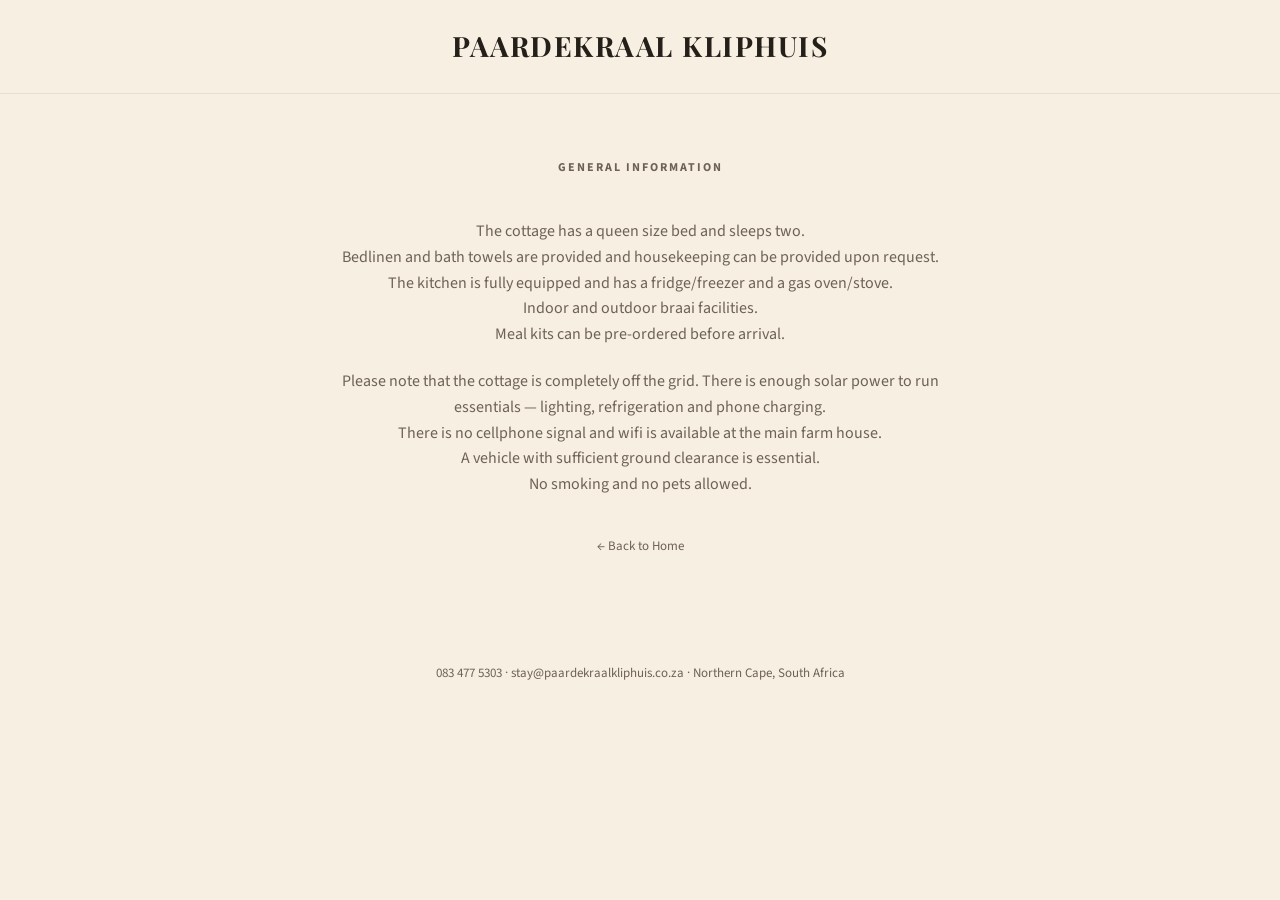
<file: general-info.html>
<!DOCTYPE html>
<html lang="en">
<head>
<meta charset="UTF-8">
<meta name="viewport" content="width=device-width, initial-scale=1.0">
<meta name="color-scheme" content="only light">
<title>General Information | Paardekraal Kliphuis</title>
<meta name="description" content="General information for your stay at Paardekraal Kliphuis, Northern Cape.">
<link rel="preconnect" href="https://fonts.googleapis.com">
<link rel="preconnect" href="https://fonts.gstatic.com" crossorigin>
<link href="https://fonts.googleapis.com/css2?family=Playfair+Display:wght@500;600;700&family=Source+Sans+3:wght@300;400;600&display=swap" rel="stylesheet">
<style>
  :root{
    --terracotta:#cdbb96;
    --terracotta-dark:#b9a67e;
    --gold:#a68f66;
    --cream:#f6efe2;
    --cream-dark:#ece1cc;
    --brown:#241f19;
    --brown-soft:#6e6255;
    --white:#ffffff;
    --shadow:0 10px 30px rgba(36,31,25,0.12);
    --radius:14px;
  }
  *{box-sizing:border-box;margin:0;padding:0;}
  :root{color-scheme:only light;}
  html{scroll-behavior:smooth;}
  body{
    font-family:'Source Sans 3',-apple-system,BlinkMacSystemFont,"Segoe UI",Roboto,Helvetica,Arial,sans-serif;
    color:var(--brown);background:var(--cream);line-height:1.6;
  }
  a{color:inherit;}
  p{text-wrap:pretty;}
  .container{max-width:700px;margin:0 auto;padding:0 24px;}
  h1{font-family:'Playfair Display',Georgia,serif;color:var(--brown);font-weight:600;}
  .btn-text{color:var(--brown-soft);font-size:13px;text-decoration:none;}
  .btn-text:hover{color:var(--terracotta-dark);}

  header{padding:24px;text-align:center;border-bottom:1px solid rgba(36,31,25,0.08);}
  .logo{font-family:'Playfair Display',serif;font-weight:700;font-size:clamp(20px, 6vw, 28px);letter-spacing:1.5px;text-transform:uppercase;text-decoration:none;}

  main{padding:60px 0 80px;}
  .head{text-align:center;max-width:640px;margin:0 auto 40px;}
  .eyebrow{text-transform:uppercase;letter-spacing:2px;font-size:12px;font-weight:700;color:var(--brown-soft);}
  .head h1{font-size:clamp(24px, 6vw, 32px);text-transform:uppercase;letter-spacing:1px;margin:10px 0 0;}

  .info-block{text-align:center;color:var(--brown-soft);}
  .info-block p{margin:0;}
  .info-block p.note{margin-top:22px;}

  footer{padding:24px;text-align:center;font-size:13px;color:var(--brown-soft);}
</style>
</head>
<body>

<header>
  <a href="index.html" class="logo">Paardekraal Kliphuis</a>
</header>

<main>
  <div class="container">
    <div class="head">
      <span class="eyebrow">General Information</span>
    </div>

    <div class="info-block">
      <p>The cottage has a queen size bed and sleeps two.</p>
      <p>Bedlinen and bath towels are provided and housekeeping can be provided upon request.</p>
      <p>The kitchen is fully equipped and has a fridge/freezer and a gas oven/stove.</p>
      <p>Indoor and outdoor braai facilities.</p>
      <p>Meal kits can be pre-ordered before arrival.</p>
      <p class="note">Please note that the cottage is completely off the grid. There is enough solar power to run essentials — lighting, refrigeration and phone charging.</p>
      <p>There is no cellphone signal and wifi is available at the main farm house.</p>
      <p>A vehicle with sufficient ground clearance is essential.</p>
      <p>No smoking and no pets allowed.</p>
    </div>

    <p style="text-align:center;margin-top:36px;">
      <a href="index.html" class="btn-text">&larr; Back to Home</a>
    </p>
  </div>
</main>

<footer>
  083 477 5303 · stay@paardekraalkliphuis.co.za · Northern Cape, South Africa
</footer>

</body>
</html>
</file>
